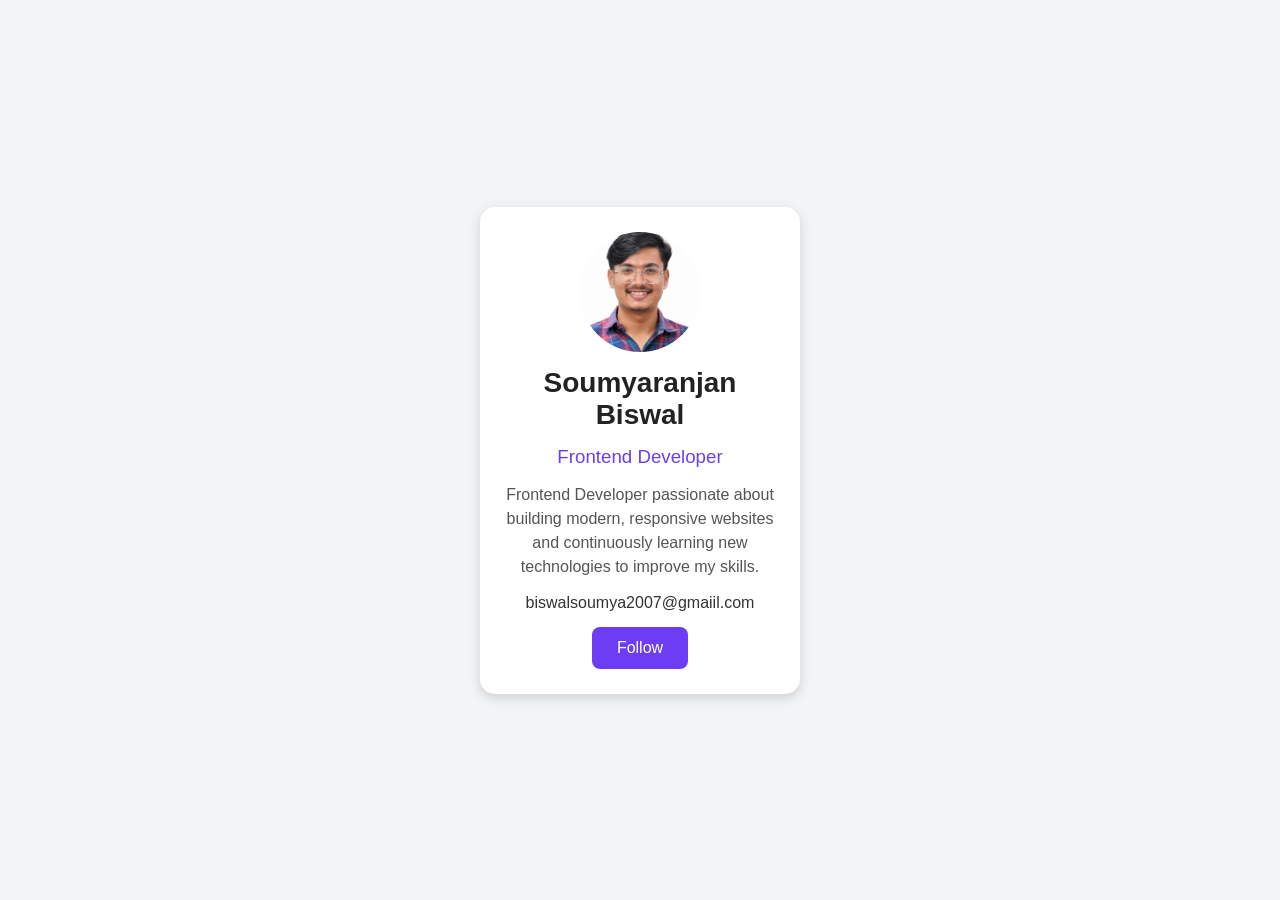
<file: index.html>
<!DOCTYPE html>
<html lang="en">
<head>
    <meta charset="UTF-8">
    <meta name="viewport" content="width=device-width, initial-scale=1.0">
    <title>Profile Card</title>
    <link rel="stylesheet" href="index.css">
</head>
<body>

    <main class="PROJECT">
        <article class="CARD">
            <img src="POFILE.png" alt="Profile Photo" class="P-IMG">

            <h1>Soumyaranjan Biswal</h1>
            <h3>Frontend Developer</h3>

            <p class="BIO">
                Frontend Developer passionate about building modern, responsive websites and continuously learning new technologies to improve my skills.
            </p>

            <a href="mailto:biswalsoumya2007@gmail.com" class="EMAIL">
                biswalsoumya2007@gmaiil.com
            </a>

            <button class="BTN">Follow</button>
        </article>
    </main>

</body>
</html>
</file>
<file: index.css>
/* Reset */
* {
    margin: 0;
    padding: 0;
    box-sizing: border-box;
}

body {
    font-family: Arial, sans-serif;
    background-color: #f3f4f6;
}

/* Center the card */
.PROJECT {
    display: flex;
    justify-content: center;
    align-items: center;
    min-height: 100vh;
}

/* Card */
.CARD {
    background-color: white;
    width: 320px;
    padding: 25px;
    border-radius: 15px;
    text-align: center;
    box-shadow: 0 4px 12px rgba(0, 0, 0, 0.15);

    display: flex;
    flex-direction: column;
    align-items: center;
    gap: 15px;
}

/* Profile Image */
.P-IMG {
    width: 120px;
    height: 120px;
    border-radius: 50%;
    object-fit: cover;
}

/* Name */
.CARD h1 {
    font-size: 28px;
    color: #222;
}

/* Role */
.CARD h3 {
    color: #6c3df4;
    font-weight: 500;
}

/* Bio */
.BIO {
    color: #555;
    line-height: 1.5;
}

/* Email */
.EMAIL {
    text-decoration: none;
    color: #333;
}

/* Button */
.BTN {
    background-color: #6c3df4;
    color: white;
    border: none;
    padding: 12px 25px;
    border-radius: 8px;
    cursor: pointer;
    font-size: 16px;
}

.BTN:hover {
    background-color: #5830d6;
}
</file>
